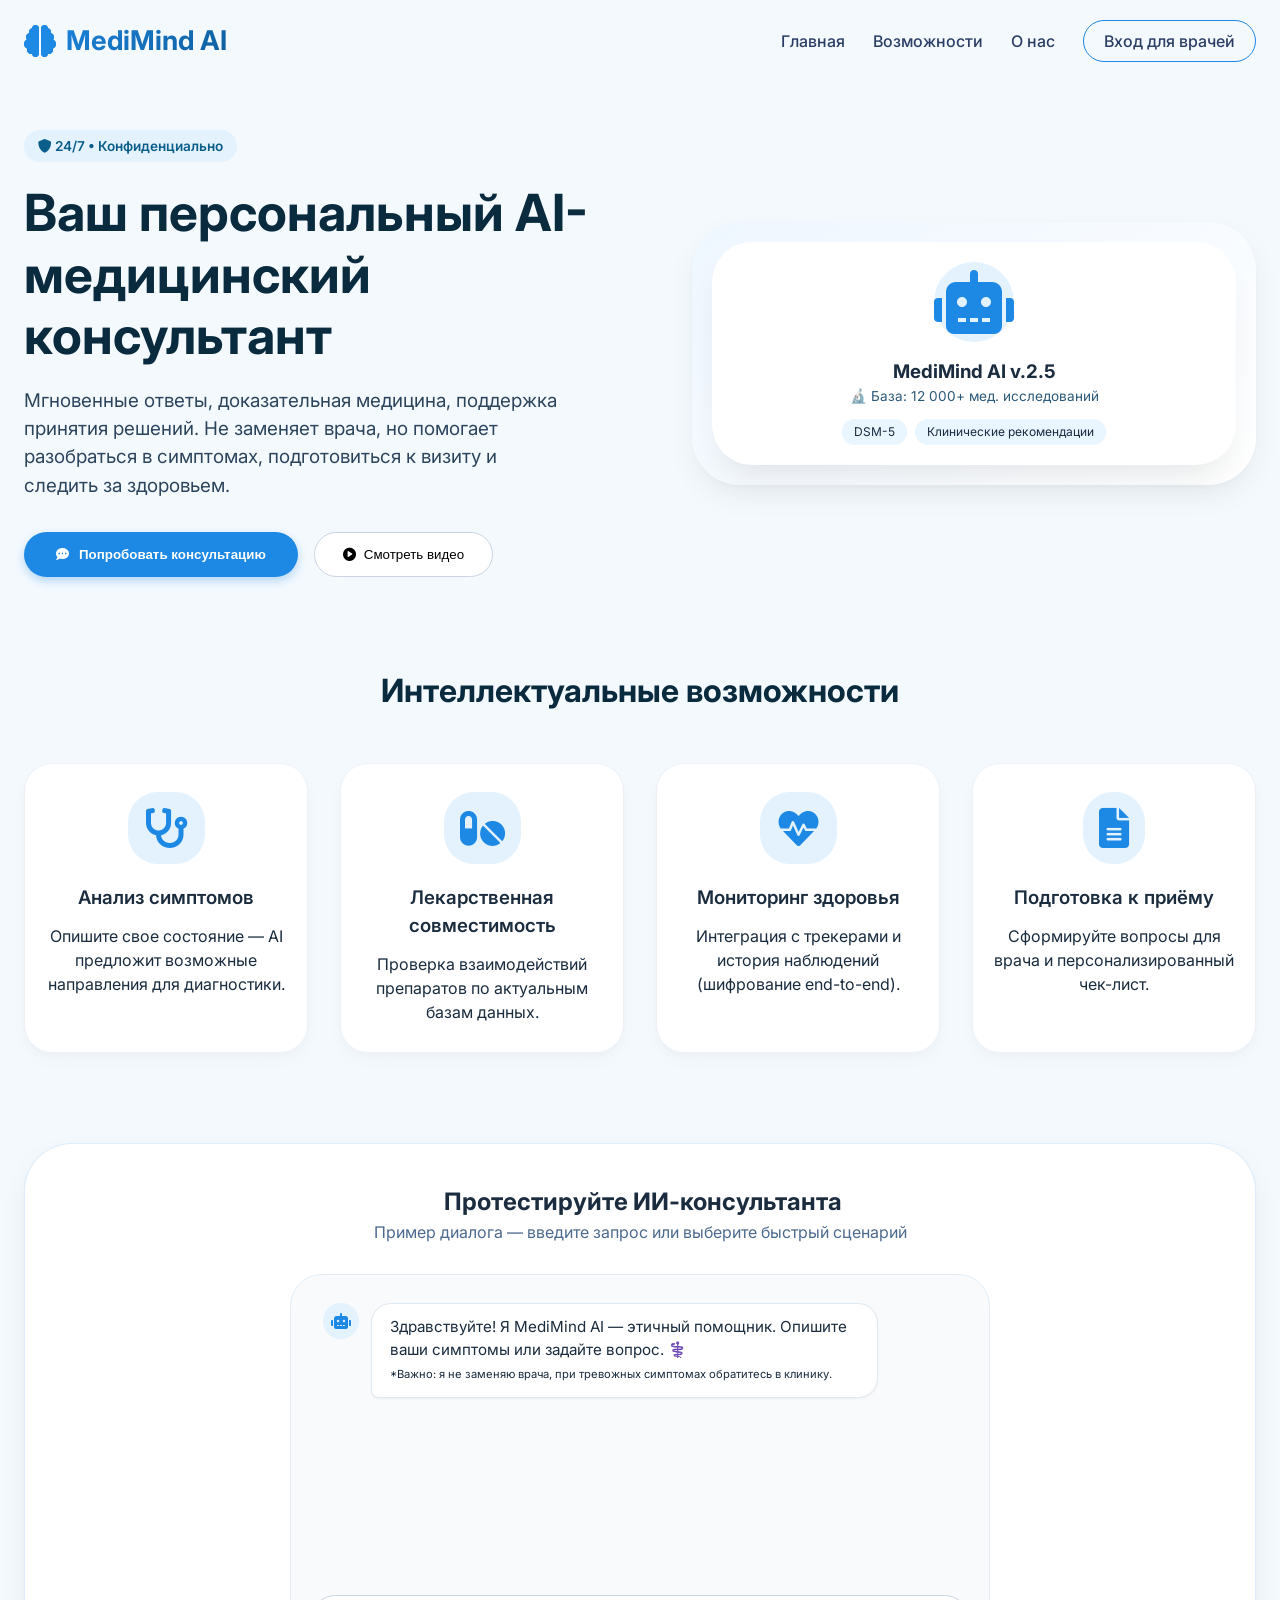
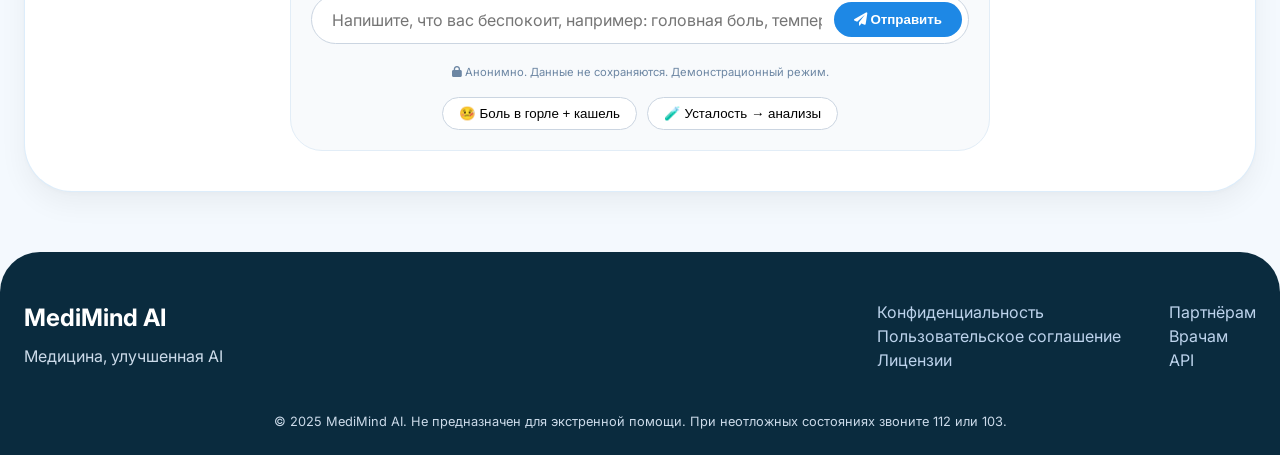
<file: static/index.html>
<!DOCTYPE html>
<html lang="ru">
<head>
  <meta charset="UTF-8">
  <meta name="viewport" content="width=device-width, initial-scale=1.0, user-scalable=yes">
  <title>MediMind AI | Ваш медицинский консультант</title>
  <!-- Google Fonts + Font Awesome -->
  <link href="https://fonts.googleapis.com/css2?family=Inter:opsz,wght@14..32,300;14..32,400;14..32,500;14..32,600;14..32,700&display=swap" rel="stylesheet">
  <link rel="stylesheet" href="https://cdnjs.cloudflare.com/ajax/libs/font-awesome/6.0.0-beta3/css/all.min.css">
  <style>
    * {
      margin: 0;
      padding: 0;
      box-sizing: border-box;
    }

    body {
      font-family: 'Inter', sans-serif;
      background: #f4f9fe;
      color: #1a2c3e;
      line-height: 1.5;
      scroll-behavior: smooth;
    }

    /* градиентный фон для акцентов */
    :root {
      --primary: #1e88e5;
      --primary-dark: #0b5e8a;
      --primary-soft: #d6eaff;
      --secondary: #2c3e66;
      --accent-mint: #c8f0e7;
      --gray-light: #eef2f7;
      --gray-mid: #cbd5e1;
      --shadow-sm: 0 8px 20px rgba(0,0,0,0.02), 0 4px 8px rgba(0,0,0,0.02);
      --shadow-md: 0 12px 28px rgba(0, 0, 0, 0.05), 0 2px 4px rgba(0, 0, 0, 0.02);
      --radius-xl: 2rem;
      --radius-lg: 1.5rem;
      --radius-md: 1rem;
    }

    .container {
      max-width: 1280px;
      margin: 0 auto;
      padding: 0 24px;
    }

    /* header */
    .navbar {
      display: flex;
      justify-content: space-between;
      align-items: center;
      padding: 20px 0;
      flex-wrap: wrap;
      gap: 16px;
    }

    .logo {
      display: flex;
      align-items: center;
      gap: 10px;
      font-size: 1.7rem;
      font-weight: 700;
      background: linear-gradient(135deg, #1e88e5, #0f5f9e);
      background-clip: text;
      -webkit-background-clip: text;
      color: transparent;
    }

    .logo i {
      background: none;
      color: #1e88e5;
      font-size: 2rem;
    }

    .nav-links {
      display: flex;
      gap: 28px;
      align-items: center;
    }

    .nav-links a {
      text-decoration: none;
      font-weight: 500;
      color: #2c3e66;
      transition: 0.2s;
    }

    .nav-links a:hover {
      color: #1e88e5;
    }

    .btn-outline {
      border: 1.5px solid #1e88e5;
      background: transparent;
      padding: 8px 20px;
      border-radius: 100px;
      font-weight: 600;
      color: #1e88e5;
      transition: 0.2s;
    }

    .btn-outline:hover {
      background: #1e88e5;
      color: white;
    }

    /* hero */
    .hero {
      display: flex;
      flex-wrap: wrap;
      align-items: center;
      justify-content: space-between;
      gap: 40px;
      margin: 48px 0 32px;
    }

    .hero-text {
      flex: 1.2;
    }

    .hero-badge {
      background: #e3f2fd;
      display: inline-block;
      padding: 6px 14px;
      border-radius: 100px;
      font-size: 0.85rem;
      font-weight: 600;
      color: #0b5e8a;
      margin-bottom: 20px;
    }

    .hero-text h1 {
      font-size: 3.2rem;
      line-height: 1.2;
      font-weight: 700;
      color: #0a2b3e;
      margin-bottom: 20px;
    }

    .hero-text p {
      font-size: 1.18rem;
      color: #2c445c;
      margin-bottom: 32px;
      max-width: 550px;
    }

    .hero-actions {
      display: flex;
      gap: 16px;
      flex-wrap: wrap;
    }

    .btn-primary {
      background: #1e88e5;
      padding: 14px 32px;
      border-radius: 100px;
      color: white;
      font-weight: 600;
      border: none;
      display: inline-flex;
      align-items: center;
      gap: 10px;
      transition: 0.2s;
      cursor: pointer;
      box-shadow: 0 4px 10px rgba(30,136,229,0.3);
    }

    .btn-primary:hover {
      background: #0f5f9e;
      transform: scale(0.98);
    }

    .btn-secondary {
      background: white;
      border: 1px solid #cbd5e1;
      padding: 14px 28px;
      border-radius: 100px;
      font-weight: 500;
      transition: 0.2s;
      cursor: pointer;
      display: inline-flex;
      align-items: center;
      gap: 8px;
    }

    .hero-visual {
      flex: 1;
      background: linear-gradient(145deg, #eef6ff, #ffffff);
      border-radius: 48px;
      padding: 20px;
      box-shadow: var(--shadow-md);
      text-align: center;
    }

    .ai-avatar {
      background: white;
      border-radius: 40px;
      padding: 20px 16px;
      box-shadow: 0 20px 35px -12px rgba(0,0,0,0.1);
    }

    .ai-icon {
      font-size: 4rem;
      color: #1e88e5;
      background: #e3f2fd;
      width: 80px;
      height: 80px;
      display: inline-flex;
      align-items: center;
      justify-content: center;
      border-radius: 50%;
      margin-bottom: 16px;
    }

    /* features */
    .features {
      margin: 90px 0;
    }

    .section-title {
      text-align: center;
      font-size: 2rem;
      font-weight: 700;
      margin-bottom: 48px;
      color: #0a2b3e;
    }

    .feature-grid {
      display: grid;
      grid-template-columns: repeat(auto-fit, minmax(250px, 1fr));
      gap: 32px;
    }

    .feature-card {
      background: white;
      padding: 28px 20px;
      border-radius: 28px;
      box-shadow: var(--shadow-sm);
      transition: all 0.2s;
      text-align: center;
      border: 1px solid #eef2f7;
    }

    .feature-card i {
      font-size: 2.5rem;
      background: #e3f2fd;
      padding: 16px;
      border-radius: 30px;
      color: #1e88e5;
      margin-bottom: 20px;
    }

    .feature-card h3 {
      margin-bottom: 12px;
      font-weight: 600;
    }

    /* demo-chat */
    .demo-section {
      background: #ffffff;
      border-radius: 48px;
      padding: 40px;
      margin: 60px 0;
      box-shadow: var(--shadow-md);
      border: 1px solid rgba(30,136,229,0.15);
    }

    .demo-header {
      text-align: center;
      margin-bottom: 30px;
    }

    .chat-window {
      background: #f8fafc;
      border-radius: 32px;
      padding: 20px;
      max-width: 700px;
      margin: 0 auto;
      border: 1px solid #e2edf7;
    }

    .messages {
      min-height: 280px;
      max-height: 320px;
      overflow-y: auto;
      padding: 8px 12px;
      display: flex;
      flex-direction: column;
      gap: 16px;
    }

    .message {
      display: flex;
      gap: 12px;
      align-items: flex-start;
    }

    .message.ai .bubble {
      background: white;
      border-radius: 20px 20px 20px 8px;
      box-shadow: 0 1px 2px rgba(0,0,0,0.05);
      border: 1px solid #dfe9f2;
    }

    .message.user {
      flex-direction: row-reverse;
    }

    .message.user .bubble {
      background: #1e88e5;
      color: white;
      border-radius: 20px 20px 8px 20px;
    }

    .bubble {
      padding: 12px 18px;
      max-width: 80%;
      font-size: 0.95rem;
    }

    .avatar-chat {
      width: 36px;
      height: 36px;
      background: #e3f2fd;
      border-radius: 50%;
      display: flex;
      align-items: center;
      justify-content: center;
      color: #1e88e5;
    }

    .input-area {
      display: flex;
      gap: 12px;
      margin-top: 20px;
      background: white;
      border-radius: 60px;
      padding: 6px 6px 6px 20px;
      border: 1px solid #cbd5e1;
    }

    .input-area input {
      flex: 1;
      border: none;
      outline: none;
      font-size: 1rem;
      background: transparent;
      font-family: 'Inter', sans-serif;
    }

    .input-area button {
      background: #1e88e5;
      border: none;
      padding: 10px 20px;
      border-radius: 40px;
      color: white;
      font-weight: 600;
      cursor: pointer;
    }

    .disclaimer {
      font-size: 0.7rem;
      text-align: center;
      margin-top: 20px;
      color: #6c86a3;
    }

    /* footer */
    footer {
      background: #0a2b3e;
      color: #cbdae9;
      padding: 48px 0 24px;
      border-radius: 40px 40px 0 0;
      margin-top: 60px;
    }

    .footer-content {
      display: flex;
      justify-content: space-between;
      flex-wrap: wrap;
      gap: 32px;
    }

    .footer-logo span {
      font-size: 1.5rem;
      font-weight: bold;
      color: white;
    }

    .footer-links {
      display: flex;
      gap: 48px;
      flex-wrap: wrap;
    }

    .footer-links a {
      color: #bdd3ec;
      text-decoration: none;
    }

    .copyright {
      text-align: center;
      margin-top: 40px;
      font-size: 0.8rem;
    }

    @media (max-width: 760px) {
      .hero-text h1 {
        font-size: 2.2rem;
      }
      .navbar {
        flex-direction: column;
      }
      .hero {
        flex-direction: column;
      }
    }
  </style>
</head>
<body>

<div class="container">
  <nav class="navbar">
    <div class="logo">
      <i class="fas fa-brain"></i>
      <span>MediMind AI</span>
    </div>
    <div class="nav-links">
      <a href="#">Главная</a>
      <a href="#">Возможности</a>
      <a href="#">О нас</a>
      <a href="#" class="btn-outline">Вход для врачей</a>
    </div>
  </nav>

  <div class="hero">
    <div class="hero-text">
      <span class="hero-badge"><i class="fas fa-shield-alt"></i> 24/7 • Конфиденциально</span>
      <h1>Ваш персональный AI-медицинский консультант</h1>
      <p>Мгновенные ответы, доказательная медицина, поддержка принятия решений. Не заменяет врача, но помогает разобраться в симптомах, подготовиться к визиту и следить за здоровьем.</p>
      <div class="hero-actions">
        <button class="btn-primary" id="scrollToDemoBtn"><i class="fas fa-comment-dots"></i> Попробовать консультацию</button>
        <button class="btn-secondary"><i class="fas fa-play-circle"></i> Смотреть видео</button>
      </div>
    </div>
    <div class="hero-visual">
      <div class="ai-avatar">
        <div class="ai-icon">
          <i class="fas fa-robot"></i>
        </div>
        <h3>MediMind AI v.2.5</h3>
        <p style="font-size: 0.85rem; color:#2c5a7a;">🔬 База: 12 000+ мед. исследований</p>
        <div style="display: flex; gap: 8px; justify-content: center; margin-top: 12px;">
          <span style="background:#e9f5ff; padding:4px 12px; border-radius:40px; font-size:0.75rem;">DSM-5</span>
          <span style="background:#e9f5ff; padding:4px 12px; border-radius:40px; font-size:0.75rem;">Клинические рекомендации</span>
        </div>
      </div>
    </div>
  </div>

  <div class="features">
    <h2 class="section-title">Интеллектуальные возможности</h2>
    <div class="feature-grid">
      <div class="feature-card"><i class="fas fa-stethoscope"></i><h3>Анализ симптомов</h3><p>Опишите свое состояние — AI предложит возможные направления для диагностики.</p></div>
      <div class="feature-card"><i class="fas fa-pills"></i><h3>Лекарственная совместимость</h3><p>Проверка взаимодействий препаратов по актуальным базам данных.</p></div>
      <div class="feature-card"><i class="fas fa-heartbeat"></i><h3>Мониторинг здоровья</h3><p>Интеграция с трекерами и история наблюдений (шифрование end-to-end).</p></div>
      <div class="feature-card"><i class="fas fa-file-alt"></i><h3>Подготовка к приёму</h3><p>Сформируйте вопросы для врача и персонализированный чек-лист.</p></div>
    </div>
  </div>

  <div class="demo-section" id="demo-chat-section">
    <div class="demo-header">
      <h2><i class="fas fa-message-medical"></i> Протестируйте ИИ-консультанта</h2>
      <p style="color: #4d6a8f;">Пример диалога — введите запрос или выберите быстрый сценарий</p>
    </div>
    <div class="chat-window">
      <div class="messages" id="chatMessages">
        <div class="message ai">
          <div class="avatar-chat"><i class="fas fa-robot"></i></div>
          <div class="bubble">Здравствуйте! Я MediMind AI — этичный помощник. Опишите ваши симптомы или задайте вопрос. ⚕️<br><span style="font-size:0.7rem;">*Важно: я не заменяю врача, при тревожных симптомах обратитесь в клинику.</span></div>
        </div>
      </div>
      <div class="input-area">
        <input type="text" id="chatInput" placeholder="Напишите, что вас беспокоит, например: головная боль, температура 37.5..." autocomplete="off">
        <button id="sendBtn"><i class="fas fa-paper-plane"></i> Отправить</button>
      </div>
      <div class="disclaimer">
        <i class="fas fa-lock"></i> Анонимно. Данные не сохраняются. Демонстрационный режим.
      </div>
      <div style="display: flex; justify-content: center; gap: 10px; margin-top: 16px;">
        <button class="btn-secondary quick-btn" style="padding: 8px 16px;" data-question="У меня болит горло и кашель уже 3 дня, что делать?">🤒 Боль в горле + кашель</button>
        <button class="btn-secondary quick-btn" style="padding: 8px 16px;" data-question="Какие анализы сдать при хронической усталости?">🧪 Усталость → анализы</button>
      </div>
    </div>
  </div>
</div>

<footer>
  <div class="container">
    <div class="footer-content">
      <div class="footer-logo"><span>MediMind AI</span><p style="margin-top:8px;">Медицина, улучшенная AI</p></div>
      <div class="footer-links">
        <div><a href="#">Конфиденциальность</a><br><a href="#">Пользовательское соглашение</a><br><a href="#">Лицензии</a></div>
        <div><a href="#">Партнёрам</a><br><a href="#">Врачам</a><br><a href="#">API</a></div>
      </div>
    </div>
    <div class="copyright">© 2025 MediMind AI. Не предназначен для экстренной помощи. При неотложных состояниях звоните 112 или 103.</div>
  </div>
</footer>

<script>
  // симуляция ответов AI (медицинский консультант)
  const chatMessagesDiv = document.getElementById('chatMessages');
  const chatInput = document.getElementById('chatInput');
  const sendBtn = document.getElementById('sendBtn');

  function addMessage(text, sender) {
    const msgDiv = document.createElement('div');
    msgDiv.className = `message ${sender}`;
    if (sender === 'ai') {
      msgDiv.innerHTML = `
        <div class="avatar-chat"><i class="fas fa-robot"></i></div>
        <div class="bubble">${text}</div>
      `;
    } else {
      msgDiv.innerHTML = `
        <div class="avatar-chat" style="background:#1e88e5; color:white;"><i class="fas fa-user"></i></div>
        <div class="bubble">${text}</div>
      `;
    }
    chatMessagesDiv.appendChild(msgDiv);
    chatMessagesDiv.scrollTop = chatMessagesDiv.scrollHeight;
  }

  // интеллектуальная обработка запроса (медицинский AI)
  function getAIResponse(userMessage) {
    const msg = userMessage.toLowerCase();
    if (msg.includes('головн') || msg.includes('голова') && (msg.includes('боль') || msg.includes('болит'))) {
      return "Головная боль может быть вызвана напряжением, обезвоживанием или нарушением сна. ⚕️ Рекомендую измерить давление, отдохнуть в проветренном помещении. Если боль острая, внезапная или сопровождается тошнотой/нарушением речи — срочно обратитесь к врачу. Я могу составить дневник симптомов.";
    } 
    else if (msg.includes('горл') || (msg.includes('кашель') && msg.includes('горло'))) {
      return "Боль в горле и кашель в течение 3 дней часто указывают на ОРВИ или фарингит. Рекомендации: тёплое питьё, полоскание солью/содой, отдых. Если температура выше 38.5°C более 2 дней или появляется одышка — обратитесь к терапевту. Нужно исключить стрептококк мазком при длительной боли.";
    }
    else if (msg.includes('устал') || msg.includes('анализы') && msg.includes('устал') || msg.includes('хронической усталости')) {
      return "Для диагностики хронической усталости врачи рекомендуют: ОАК, ферритин, витамин D, гормоны щитовидной железы (ТТГ, св.Т4), уровень кортизола, а также тесты на инфекции (CMV, EBV). Желательна консультация терапевта и эндокринолога. Также важен режим сна и питания.";
    }
    else if (msg.includes('температур') || msg.includes('темп')) {
      return "Субфебрильная температура (37-38°C) часто сопровождает вирусные инфекции. Важно следить за динамикой. Если держится более 3-5 дней, появляются боли в теле, сыпь или озноб — посетите врача. При температуре >39°C используйте жаропонижающие (парацетамол/ибупрофен) и вызовите врача, если не снижается.";
    }
    else if (msg.includes('давление') || msg.includes('гипертония')) {
      return "Артериальное давление: норма 120/80 мм рт.ст. При постоянных повышениях (>135/85) необходимо наблюдение кардиолога. Рекомендую вести дневник давления 2 раза в день. Не занимайтесь самолечением, антигипертензивные препараты только по назначению врача.";
    }
    else if (msg.includes('спасибо')) {
      return "Всегда рад помочь! Заботьтесь о себе. Напомню, что моя информация не заменяет профессиональную медицинскую консультацию. Берегите здоровье 🌿";
    }
    else if (msg.includes('аллерги')) {
      return "Аллергические реакции: зуд, сыпь, чихание. Антигистаминные (лоратадин, цетиризин) могут облегчить симптомы. При отёке лица/горла или затруднённом дыхании немедленно вызывайте скорую. Для выявления аллергена необходим анализ IgE и кожные пробы.";
    }
    else {
      return "Благодарю за обращение. Для качественного анализа опишите подробнее: локализацию симптомов, длительность, есть ли температура или другие жалобы. Помните, я AI-ассистент, не клиницист. В экстренных случаях звоните 103. Также вы можете задать вопрос про лекарства, профилактику или расшифровку анализов.";
    }
  }

  function sendUserMessage() {
    let text = chatInput.value.trim();
    if (text === "") return;
    addMessage(text, 'user');
    chatInput.value = '';
    // "печатает" эффект - небольшая задержка для реализма
    setTimeout(() => {
      const aiReply = getAIResponse(text);
      addMessage(aiReply, 'ai');
    }, 500);
  }

  sendBtn.addEventListener('click', sendUserMessage);
  chatInput.addEventListener('keypress', (e) => {
    if (e.key === 'Enter') sendUserMessage();
  });

  // быстрые кнопки
  const quickBtns = document.querySelectorAll('.quick-btn');
  quickBtns.forEach(btn => {
    btn.addEventListener('click', (e) => {
      const question = btn.getAttribute('data-question');
      if (question) {
        chatInput.value = question;
        sendUserMessage();
      }
    });
  });

  // плавный скролл до демо-чата
  const scrollBtn = document.getElementById('scrollToDemoBtn');
  if(scrollBtn) {
    scrollBtn.addEventListener('click', () => {
      document.getElementById('demo-chat-section').scrollIntoView({ behavior: 'smooth' });
    });
  }

  // маленькое "приветствие" от AI при загрузке для интерактива, но уже есть приветствие
  // чисто декорация
</script>
</body>
</html>
</file>
